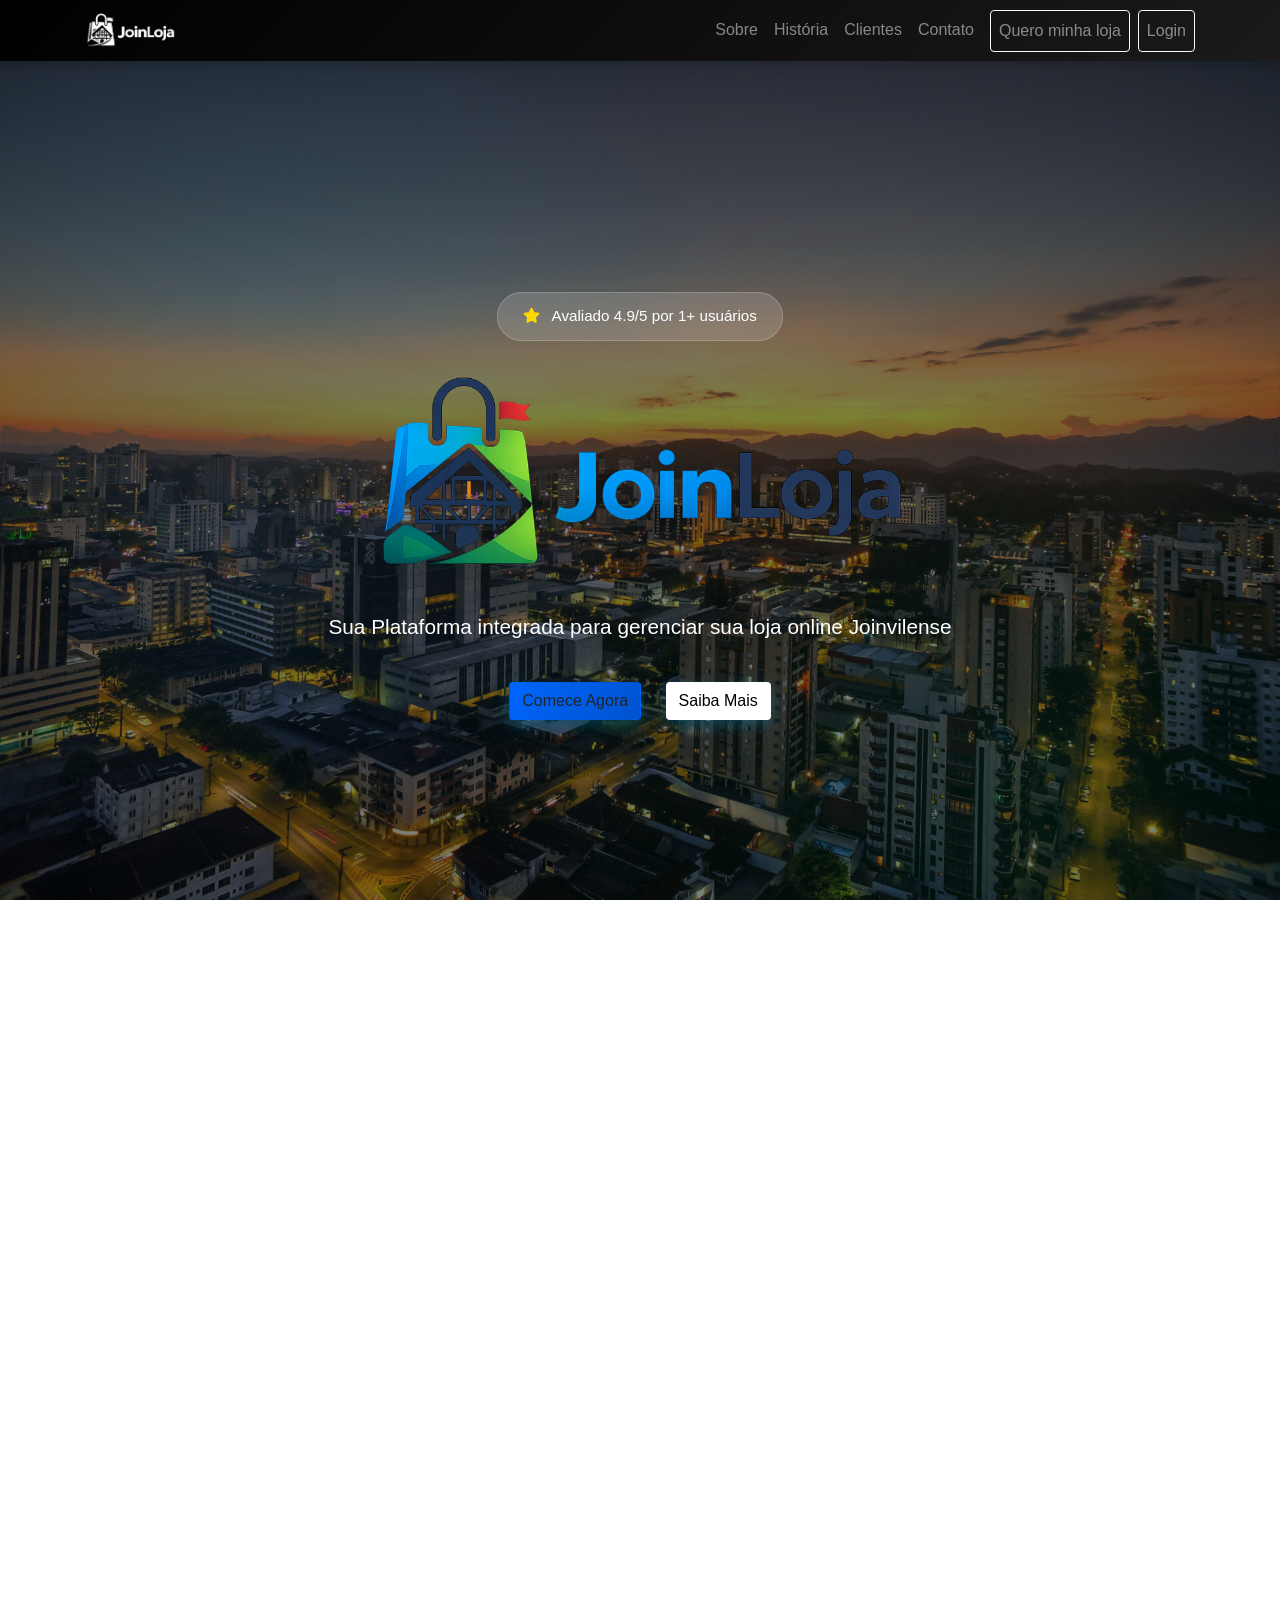
<file: index.html>
<!DOCTYPE html>
<html lang="pt-BR">

<head>
  <meta charset="UTF-8">
  <meta name="viewport" content="width=device-width, initial-scale=1.0">
  <link rel="stylesheet" href="css/landing.css">
  <title>JoinLoja - Plataforma de E-commerce Joinvilense</title>
  <link rel="shortcut icon" href="imgJoinLoja/FaviconJoinLoja.ico" type="image/x-icon">
  <link rel="stylesheet" href="https://cdn.jsdelivr.net/npm/bootstrap@4.6.2/dist/css/bootstrap.min.css">
  <link rel="stylesheet" href="https://cdnjs.cloudflare.com/ajax/libs/font-awesome/6.0.0/css/all.min.css">
</head>

<body>

  <!-- Navbar -->
  <nav class="navbar navbar-expand-lg navbar-dark navbar-custom sticky-top">
    <div class="container">
      <a class="navbar-brand" href="#home">
        <img src="./imgJoinLoja/LogoJoinLojaWhite.png" alt="JoinLoja">
        <span class="ml-2">JoinLoja</span>
      </a>
      <button class="navbar-toggler" type="button" data-toggle="collapse" data-target="#navbarNav">
        <span class="navbar-toggler-icon"></span>
      </button>
      <div class="collapse navbar-collapse" id="navbarNav">
        <ul class="navbar-nav ml-auto">
          <li class="nav-item">
            <a class="nav-link" href="#sobre">Sobre</a>
          </li>
          <li class="nav-item">
            <a class="nav-link" href="#historia">História</a>
          </li>
          <li class="nav-item">
            <a class="nav-link" href="#testimonials-section">Clientes</a>
          </li>
          <li class="nav-item">
            <a class="nav-link" href="#contato">Contato</a>
          </li>
          <li class="nav-item">
            <a class="nav-link btn btn-outline-light ml-2" href="solicitarLoja.html">Quero minha loja</a>
          </li>
          <li class="nav-item">
            <a class="nav-link btn btn-outline-light ml-2" href="login.html">Login</a>
          </li>
          
        </ul>
      </div>
    </div>
  </nav>

  <!-- Hero Section -->
  <section class="hero-section" id="home">
    <div class="hero-content">
      <div class="hero-badge">
        <span><i class="fas fa-star"></i> Avaliado 4.9/5 por 1+ usuários</span>
      </div>
      
      <img src="./imgJoinLoja/LogoJoinLoja.png" alt="JoinLoja" class="hero-logo">

      <p> Sua Plataforma integrada para gerenciar sua loja online Joinvilense</p>
      <a href="register.html" class="btn btn-hero">Comece Agora</a>
      <a href="#sobre" class="btn btn-hero" style="background: white; color: #000;">Saiba Mais</a>
    </div>
  </section>

  <!-- Carousel -->
  <section class="carousel-section">
    <div class="container">
      <div id="carouselExemploControles" class="carousel slide" data-ride="carousel">
        <div class="carousel-inner">
          <div class="carousel-item active">
            <img src="./imgJoinLoja/BGponte.png" class="d-block w-100" alt="JoinLoja Marketplace">
            <div class="carousel-caption d-md-block">
              <h5>Marketplace Integrado</h5>
              <p>Alcance mais clientes e aumente suas vendas</p>
            </div>
          </div>
          <div class="carousel-item">
            <img src="./imgJoinLoja/BGgestao.png" class="d-block w-100" alt="Gestão Simplificada">
            <div class="carousel-caption d-md-block">
              <h5>Gestão Simplificada</h5>
              <p>Controle seus pedidos, estoque e clientes em um único lugar</p>
            </div>
          </div>
          <div class="carousel-item">
            <img src="./imgJoinLoja/BGanalise.png" class="d-block w-100" alt="Análises e Relatórios">
            <div class="carousel-caption d-md-block">
              <h5>Análises e Relatórios</h5>
              <p>Tome decisões informadas com dados em tempo real</p>
            </div>
          </div>
        </div>
        <a class="carousel-control-prev" href="#carouselExemploControles" role="button" data-slide="prev">
          <span class="carousel-control-prev-icon"></span>
        </a>
        <a class="carousel-control-next" href="#carouselExemploControles" role="button" data-slide="next">
          <span class="carousel-control-next-icon"></span>
        </a>
      </div>
    </div>
  </section>

  <!-- Estatísticas -->
   <section class="stats-section">
    <div class="container">
      <div class="row text-center">
        <div class="col-md-3 col-sm-6 mb-4">
          <div class="stat-box">
            <h2 class="stat-number">10K+</h2>
            <p class="stat-label">Lojistas Ativos</p>
          </div>
        </div>
        <div class="col-md-3 col-sm-6 mb-4">
          <div class="stat-box">
            <h2 class="stat-number">500M+</h2>
            <p class="stat-label">Vendas Processadas</p>
          </div>
        </div>
        <div class="col-md-3 col-sm-6 mb-4">
          <div class="stat-box">
            <h2 class="stat-number">99.9%</h2>
            <p class="stat-label">Uptime</p>
          </div>
        </div>
        <div class="col-md-3 col-sm-6 mb-4">
          <div class="stat-box">
            <h2 class="stat-number">24/7</h2>
            <p class="stat-label">Suporte</p>
          </div>
        </div>
      </div>
    </div>
  </section>

  <!-- Sobre a Empresa -->
  <section class="about-section" id="sobre">
    <div class="container">
      <h2>Sobre a JoinLoja</h2>
      <p><strong>JoinLoja:</strong> A Ponte Entre o Comércio Local e o Futuro Digital de Joinville <br><br>
Joinville é uma cidade pulsante, inovadora e repleta de talentos empreendedores. No entanto, percebemos um desafio latente: muitos dos nossos melhores negócios locais, que dão identidade à nossa cidade, ainda não têm uma voz ativa no mundo digital. Faltava uma solução que unisse a força do comércio local à conveniência da internet.
<br><br>
<strong>Foi assim que nasceu a JoinLoja.</strong>
<br><br>
Não somos apenas uma plataforma de e-commerce; somos o parceiro estratégico do empreendedor joinvilense. Nascemos com o propósito claro de democratizar o acesso ao varejo online, provando que ter uma loja virtual profissional não precisa ser complexo ou caro.
<br><br>
<strong>Nossa Missão:</strong> Fortalecer Quem Faz Joinville Girar
<br><br>
Acreditamos piamente que o coração da economia de Joinville bate nos negócios locais. Independentemente do seu tamanho — seja você um pequeno artesão começando em casa, uma média empresa em expansão ou um grande varejista consolidado — a JoinLoja é a sua casa digital.
<br><br>
Nossa missão é fornecer as ferramentas necessárias para que você possa expandir seus horizontes, alcançar novos clientes na nossa região e gerenciar suas vendas online com a mesma facilidade que gerencia seu balcão físico.</p>

      <div class="row mt-5">
        <div class="col-md-6">
          <div class="feature-card">
            <h4><i class="fas fa-chart-line"></i> Crescimento de Vendas</h4>
            <p>Ferramentas poderosas para expandir seu alcance e aumentar a receita em até 300%.</p>
          </div>
          <div class="feature-card">
            <h4><i class="fas fa-lock"></i> Segurança Garantida</h4>
            <p>Transações seguras com certificação de segurança de dados de nível empresarial.</p>
          </div>
        </div>
        <div class="col-md-6">
          <div class="feature-card">
            <h4><i class="fas fa-mobile-alt"></i> Acesso Mobile</h4>
            <p>Gerencie sua loja de qualquer lugar, a qualquer hora, em qualquer dispositivo.</p>
          </div>
          <div class="feature-card">
            <h4><i class="fas fa-headset"></i> Suporte 24/7</h4>
            <p>Equipe dedicada pronta para ajudar você sempre que precisar.</p>
          </div>
        </div>
      </div>
    </div>
  </section>

  <!-- CTA Solicitar Loja -->
  <section class="cta-section">
    <div class="container">
      <div class="cta-box text-center">
        <h3>Ainda não tem sua loja online?</h3>
        <p>Abra sua loja personalizada hoje mesmo com a ajuda da JoinLoja.</p>
        <a href="solicitarLoja.html" class="btn btn-hero">Solicitar minha loja</a>
      </div>
    </div>
  </section>

  <!-- Depoimentos -->
  <section class="testimonials-section">
    <div class="container">
      <h2 class="text-center mb-5">O Que Nossos Clientes Dizem</h2>
      <div class="row">
        <div class="col-md-4 mb-4">
          <div class="testimonial-card">
            <div class="stars">
              <i class="fas fa-star"></i>
              <i class="fas fa-star"></i>
              <i class="fas fa-star"></i>
              <i class="fas fa-star"></i>
              <i class="fas fa-star"></i>
            </div>
            <p class="testimonial-text">"JoinLoja transformou meu negócio! Em 3 meses triplicamos nossas vendas."</p>
            <div class="testimonial-author">
              <strong>Maria Silva</strong>
              <small>Proprietária - Loja de Moda</small>
            </div>
          </div>
        </div>
        <div class="col-md-4 mb-4">
          <div class="testimonial-card">
            <div class="stars">
              <i class="fas fa-star"></i>
              <i class="fas fa-star"></i>
              <i class="fas fa-star"></i>
              <i class="fas fa-star"></i>
              <i class="fas fa-star"></i>
            </div>
            <p class="testimonial-text">"A plataforma é intuitiva e o suporte é excelente. Recomendo!"</p>
            <div class="testimonial-author">
              <strong>João Santos</strong>
              <small>Gerente - Loja de Eletrônicos</small>
            </div>
          </div>
        </div>
        <div class="col-md-4 mb-4">
          <div class="testimonial-card">
            <div class="stars">
              <i class="fas fa-star"></i>
              <i class="fas fa-star"></i>
              <i class="fas fa-star"></i>
              <i class="fas fa-star"></i>
              <i class="fas fa-star"></i>
            </div>
            <p class="testimonial-text">"Melhor investimento que fiz! A automação economizou horas do meu tempo."</p>
            <div class="testimonial-author">
              <strong>Ana Costa</strong>
              <small>Empreendedora - Loja Online</small>
            </div>
          </div>
        </div>
      </div>
    </div>
  </section>

  <!-- FAQ -->
  <!-- <section class="history-section" id="historia">
    <div class="container">
      <h2>Nossa História</h2>

      <div class="timeline">
        <div class="timeline-item">
          <div class="timeline-marker">2020</div>
          <div class="timeline-content">
            <h4>Fundação</h4>
            <p>JoinLoja foi fundada com a missão de revolucionar o e-commerce no Brasil.</p>
          </div>
        </div>

        <div class="timeline-item">
          <div class="timeline-marker">2021</div>
          <div class="timeline-content">
            <h4>Primeiro 1000 Lojistas</h4>
            <p>Atingimos a marca de 1000 lojistas cadastrados em nossa plataforma.</p>
          </div>
        </div>

        <div class="timeline-item">
          <div class="timeline-marker">2022</div>
          <div class="timeline-content">
            <h4>Expansão para América Latina</h4>
            <p>Levamos a JoinLoja para Mexico, Argentina e Chile.</p>
          </div>
        </div>

        <div class="timeline-item">
          <div class="timeline-marker">2023</div>
          <div class="timeline-content">
            <h4>Inovações Tecnológicas</h4>
            <p>Lançamos integrações com IA para recomendações de produtos.</p>
          </div>
        </div>

        <div class="timeline-item">
          <div class="timeline-marker">2024</div>
          <div class="timeline-content">
            <h4>100 Milhões em Vendas</h4>
            <p>Atingimos a marca de 100 milhões em volume de vendas processadas.</p>
          </div>
        </div>

        <div class="timeline-item">
          <div class="timeline-marker">2025</div>
          <div class="timeline-content">
            <h4>Presente</h4>
            <p>Continuamos inovando para oferecer a melhor experiência aos nossos clientes.</p>
          </div>
        </div>
      </div>
    </div>
  </section> -->

  <!-- Clientes -->
  <section class="clients-section" id="clientes">
    <div class="container">
      <h2>Nossos Clientes</h2>

      <div class="row">
        <div class="col-md-3 col-sm-6">
          <div class="client-logo">
            <img src="./img/ZtechEscrita.png" alt="Cliente 1">
          </div>
        </div>
        <div class="col-md-3 col-sm-6">
          <div class="client-logo">
            <img src="./imgJoinLoja/LogoJoinLoja.png" alt="Cliente 2">
          </div>
        </div>
        <div class="col-md-3 col-sm-6">
          <div class="client-logo">
            <img src="./imgJoinLoja/LogoJoinLoja.png" alt="Cliente 3">
          </div>
        </div>
        <div class="col-md-3 col-sm-6">
          <div class="client-logo">
            <img src="./imgJoinLoja/LogoJoinLoja.png" alt="Cliente 4">
          </div>
        </div>
        <div class="col-md-3 col-sm-6">
          <div class="client-logo">
            <img src="./imgJoinLoja/logoJoinLojaBlack.png" alt="Cliente 5">
          </div>
        </div>
        <div class="col-md-3 col-sm-6">
          <div class="client-logo">
            <img src="./imgJoinLoja/logoJoinLojaBlack.png" alt="Cliente 6">
          </div>
        </div>
        <div class="col-md-3 col-sm-6">
          <div class="client-logo">
            <img src="./imgJoinLoja/logoJoinLojaBlack.png" alt="Cliente 7">
          </div>
        </div>
        <div class="col-md-3 col-sm-6">
          <div class="client-logo">
            <img src="./imgJoinLoja/logoJoinLojaBlack.png" alt="Cliente 8">
          </div>
        </div>
      </div>
    </div>
  </section>

  <!-- FAQ -->
  <section class="faq-section">
    <div class="container">
      <h2 class="text-center mb-5">Perguntas Frequentes</h2>
      <div class="row">
        <div class="col-md-8 offset-md-2">
          <div class="accordion" id="faqAccordion">
            <div class="card faq-card">
              <div class="card-header" id="headingOne">
                <h2 class="mb-0">
                  <button class="btn btn-link" type="button" data-toggle="collapse" data-target="#collapseOne">
                    <i class="fas fa-chevron-down"></i> Como começo a usar a JoinLoja?
                  </button>
                </h2>
              </div>
              <div id="collapseOne" class="collapse" data-parent="#faqAccordion">
                <div class="card-body">
                  Basta se registrar, criar sua loja e começar a adicionar produtos. Nosso sistema é intuitivo e você estará pronto em minutos!
                </div>
              </div>
            </div>
            <div class="card faq-card">
              <div class="card-header" id="headingTwo">
                <h2 class="mb-0">
                  <button class="btn btn-link" type="button" data-toggle="collapse" data-target="#collapseTwo">
                    <i class="fas fa-chevron-down"></i> Qual é o valor da plataforma?
                  </button>
                </h2>
              </div>
              <div id="collapseTwo" class="collapse" data-parent="#faqAccordion">
                <div class="card-body">
                  Oferecemos planos flexíveis a partir de R$ 99/mês, com recursos escaláveis conforme seu crescimento.
                </div>
              </div>
            </div>
            <div class="card faq-card">
              <div class="card-header" id="headingThree">
                <h2 class="mb-0">
                  <button class="btn btn-link" type="button" data-toggle="collapse" data-target="#collapseThree">
                    <i class="fas fa-chevron-down"></i> Vocês oferecem suporte em português?
                  </button>
                </h2>
              </div>
              <div id="collapseThree" class="collapse" data-parent="#faqAccordion">
                <div class="card-body">
                  Sim! Temos suporte 24/7 em português via chat, email e telefone. Estamos sempre aqui para ajudar!
                </div>
              </div>
            </div>
            <div class="card faq-card">
              <div class="card-header" id="headingFour">
                <h2 class="mb-0">
                  <button class="btn btn-link" type="button" data-toggle="collapse" data-target="#collapseFour">
                    <i class="fas fa-chevron-down"></i> Posso integrar minha loja atual?
                  </button>
                </h2>
              </div>
              <div id="collapseFour" class="collapse" data-parent="#faqAccordion">
                <div class="card-body">
                  Absolutamente! Oferecemos integração com as principais plataformas de e-commerce. Entre em contato para mais detalhes.
                </div>
              </div>
            </div>
          </div>
        </div>
      </div>
    </div>
  </section>

  <!-- Footer -->
  <footer class="footer" id="contato">
    <div class="container">
      <div class="row mb-5">
        <div class="col-md-12">
          <div class="newsletter-box">
            <h4>Fique Atualizado com as Novidades</h4>
            <p>Receba dicas e promoções exclusivas na sua caixa de email</p>
            <form class="newsletter-form">
              <input type="email" class="form-control" placeholder="Seu email">
              <button type="submit" class="btn btn-primary">Inscrever-se</button>
            </form>
          </div>
        </div>
      </div>

      <div class="row">
        <div class="col-md-4">
          <h5>JoinLoja</h5>
          <p>Sua plataforma de e-commerce integrada e confiável para vendas online.</p>
          <div class="social-icons">
            <a href="#"><i class="fab fa-facebook"></i></a>
            <a href="#"><i class="fab fa-twitter"></i></a>
            <a href="#"><i class="fab fa-instagram"></i></a>
            <a href="#"><i class="fab fa-linkedin"></i></a>
          </div>
        </div>

        <div class="col-md-2">
          <h5>Produto</h5>
          <a href="#">Características</a><br>
          <a href="#">Preços</a><br>
          <a href="#">Segurança</a><br>
          <a href="#">Blog</a>
        </div>

        <div class="col-md-2">
          <h5>Empresa</h5>
          <a href="#">Sobre</a><br>
          <a href="#">Contato</a><br>
          <a href="#">Carreiras</a><br>
          <a href="#">Imprensa</a>
        </div>

        <div class="col-md-4">
          <h5>Contato</h5>
          <p><i class="fas fa-phone"></i> (47) 9999-9999</p>
          <p><i class="fas fa-envelope"></i> joinloja@gmail.com</p>
          <p><i class="fas fa-map-marker-alt"></i> Joinville, SC - Brasil</p>
        </div>
      </div>

      <div class="footer-bottom">
        <p>&copy; 2026 JoinLoja. Todos os direitos reservados. | <a href="#" style="color: #999;">Privacidade</a> | <a href="#" style="color: #999;">Termos de Serviço</a></p>
      </div>
    </div>
  </footer>

  <!-- Scroll to Top Button -->
  <button id="scrollToTop" class="scroll-to-top">
    <i class="fas fa-arrow-up"></i>
  </button>

  <script src="https://cdn.jsdelivr.net/npm/jquery@3.5.1/dist/jquery.slim.min.js"></script>
  <script src="https://cdn.jsdelivr.net/npm/bootstrap@4.6.2/dist/js/bootstrap.bundle.min.js"></script>

  <script>
    // Smooth scroll
    document.querySelectorAll('a[href^="#"]').forEach(anchor => {

      // Ignora controles do carousel
      if (
        anchor.classList.contains('carousel-control-prev') ||
        anchor.classList.contains('carousel-control-next')
      ) {
        return;
      }

      anchor.addEventListener('click', function (e) {
        e.preventDefault();

        const target = document.querySelector(this.getAttribute('href'));

        if (target) {
          target.scrollIntoView({
            behavior: 'smooth'
          });
        }
      });
    });

    // Navbar scroll effect
    const navbar = document.querySelector('.navbar-custom');
    window.addEventListener('scroll', () => {
      if (window.pageYOffset > 50) {
        navbar.classList.add('scrolled');
      } else {
        navbar.classList.remove('scrolled');
      }
    });

    // Scroll to Top Button
    const scrollToTopBtn = document.getElementById('scrollToTop');
    
    window.addEventListener('scroll', () => {
      if (window.pageYOffset > 300) {
        scrollToTopBtn.classList.add('show');
      } else {
        scrollToTopBtn.classList.remove('show');
      }
    });

    scrollToTopBtn.addEventListener('click', () => {
      window.scrollTo({
        top: 0,
        behavior: 'smooth'
      });
    });
  </script>

</body>

</html>
</file>
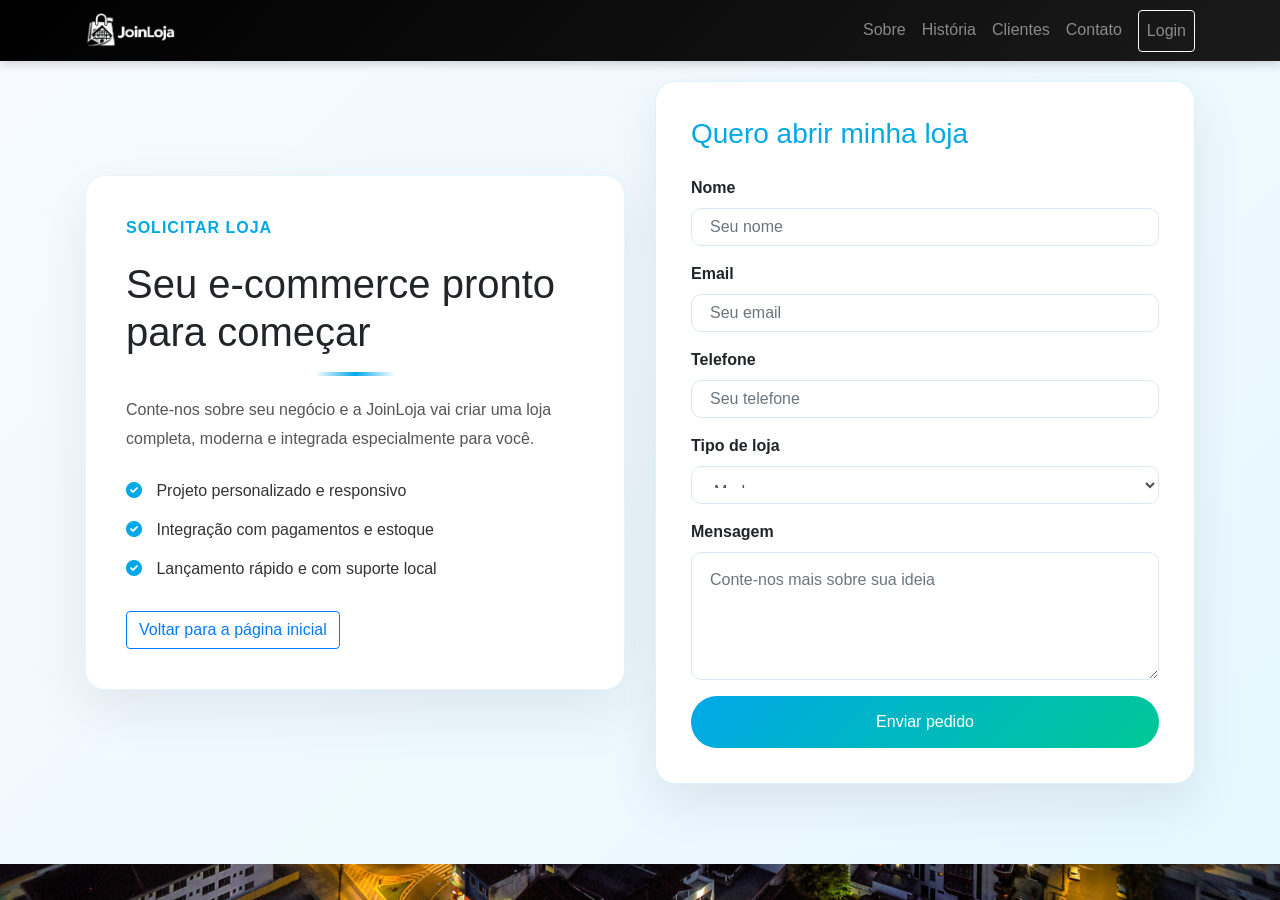
<file: solicitarLoja.html>
<!DOCTYPE html>
<html lang="pt-BR">

<head>
  <meta charset="UTF-8">
  <meta name="viewport" content="width=device-width, initial-scale=1.0">
  <link rel="stylesheet" href="css/landing.css">
  <link rel="stylesheet" href="css/solicitarLoja.css">
  <title>Solicitar Loja | JoinLoja</title>
  <link rel="shortcut icon" href="imgJoinLoja/FaviconJoinLoja.ico" type="image/x-icon">
  <link rel="stylesheet" href="https://cdn.jsdelivr.net/npm/bootstrap@4.6.2/dist/css/bootstrap.min.css">
  <link rel="stylesheet" href="https://cdnjs.cloudflare.com/ajax/libs/font-awesome/6.0.0/css/all.min.css">
</head>

<body>

  <nav class="navbar navbar-expand-lg navbar-dark navbar-custom sticky-top">
    <div class="container">
      <a class="navbar-brand" href="index.html">
        <img src="./imgJoinLoja/LogoJoinLojaWhite.png" alt="JoinLoja">
        <span class="ml-2">JoinLoja</span>
      </a>
      <button class="navbar-toggler" type="button" data-toggle="collapse" data-target="#navbarNav">
        <span class="navbar-toggler-icon"></span>
      </button>
      <div class="collapse navbar-collapse" id="navbarNav">
        <ul class="navbar-nav ml-auto">
          <li class="nav-item">
            <a class="nav-link" href="index.html#sobre">Sobre</a>
          </li>
          <li class="nav-item">
            <a class="nav-link" href="index.html#historia">História</a>
          </li>
          <li class="nav-item">
            <a class="nav-link" href="index.html#clientes">Clientes</a>
          </li>
          <li class="nav-item">
            <a class="nav-link" href="index.html#contato">Contato</a>
          </li>
          <li class="nav-item">
            <a class="nav-link btn btn-outline-light ml-2" href="login.html">Login</a>
          </li>
        </ul>
      </div>
    </div>
  </nav>

  <section class="request-section">
    <div class="container">
      <div class="row align-items-center request-row">
        <div class="col-lg-6 mb-4 mb-lg-0">
          <div class="request-info">
            <span class="section-label">Solicitar Loja</span>
            <h2>Seu e-commerce pronto para começar</h2>
            <p>Conte-nos sobre seu negócio e a JoinLoja vai criar uma loja completa, moderna e integrada especialmente para você.</p>
            <ul class="request-benefits">
              <li><i class="fas fa-check-circle"></i> Projeto personalizado e responsivo</li>
              <li><i class="fas fa-check-circle"></i> Integração com pagamentos e estoque</li>
              <li><i class="fas fa-check-circle"></i> Lançamento rápido e com suporte local</li>
            </ul>
            <a href="index.html" class="btn btn-outline-primary btn-request">Voltar para a página inicial</a>
          </div>
        </div>
        <div class="col-lg-6">
          <div class="request-card">
            <h3>Quero abrir minha loja</h3>
            <form>
              <div class="form-group">
                <label>Nome</label>
                <input type="text" class="form-control" placeholder="Seu nome">
              </div>
              <div class="form-group">
                <label>Email</label>
                <input type="email" class="form-control" placeholder="Seu email">
              </div>
              <div class="form-group">
                <label>Telefone</label>
                <input type="tel" class="form-control" placeholder="Seu telefone">
              </div>
              <div class="form-group">
                <label>Tipo de loja</label>
                <select class="form-control">
                  <option>Moda</option>
                  <option>Eletrônicos</option>
                  <option>Alimentos</option>
                  <option>Outro</option>
                  <option>Beleza</option>
                  <option>Cosméticos</option>
                  <option>Perfumaria</option>
                  <option>Saúde</option>
                  <option>Farmácia</option>
                  <option>Suplementos</option>
                  <option>Fitness</option>
                  <option>Academia</option>
                  <option>Esportes</option>
                  <option>Roupas Femininas</option>
                  <option>Roupas Masculinas</option>
                  <option>Moda Infantil</option>
                  <option>Calçados</option>
                  <option>Bolsas</option>
                  <option>Acessórios</option>
                  <option>Joias</option>
                  <option>Bijuterias</option>
                  <option>Relógios</option>
                  <option>Óculos</option>
                  <option>Lingerie</option>
                  <option>Moda Praia</option>
                  <option>Streetwear</option>
                  <option>Pet Shop</option>
                  <option>Produtos para Pets</option>
                  <option>Casa e Decoração</option>
                  <option>Móveis</option>
                  <option>Iluminação</option>
                  <option>Cama, Mesa e Banho</option>
                  <option>Construção</option>
                  <option>Ferramentas</option>
                  <option>Jardinagem</option>
                  <option>Automotivo</option>
                  <option>Auto Peças</option>
                  <option>Motos</option>
                  <option>Bicicletas</option>
                  <option>Tecnologia</option>
                  <option>Informática</option>
                  <option>Games</option>
                  <option>Celulares</option>
                  <option>Smartphones</option>
                  <option>Computadores</option>
                  <option>Notebooks</option>
                  <option>Hardware</option>
                  <option>Software</option>
                  <option>Assistência Técnica</option>
                  <option>Eletrodomésticos</option>
                  <option>Eletroportáteis</option>
                  <option>Áudio e Vídeo</option>
                  <option>Fotografia</option>
                  <option>Câmeras</option>
                  <option>Drones</option>
                  <option>Livros</option>
                  <option>Papelaria</option>
                  <option>Material Escolar</option>
                  <option>Brinquedos</option>
                  <option>Jogos</option>
                  <option>Hobbies</option>
                  <option>Colecionáveis</option>
                  <option>Geek</option>
                  <option>Anime</option>
                  <option>Cultura Pop</option>
                  <option>Instrumentos Musicais</option>
                  <option>Música</option>
                  <option>Artesanato</option>
                  <option>Arte</option>
                  <option>Presentes</option>
                  <option>Personalizados</option>
                  <option>Produtos Digitais</option>
                  <option>Cursos Online</option>
                  <option>Marketing</option>
                  <option>Serviços</option>
                  <option>Delivery</option>
                  <option>Restaurante</option>
                  <option>Lanchonete</option>
                  <option>Pizzaria</option>
                  <option>Hamburgueria</option>
                  <option>Açaí</option>
                  <option>Doces</option>
                  <option>Confeitaria</option>
                  <option>Padaria</option>
                  <option>Cafeteria</option>
                  <option>Bebidas</option>
                  <option>Produtos Naturais</option>
                  <option>Orgânicos</option>
                  <option>Mercado</option>
                  <option>Atacado</option>
                  <option>Distribuidora</option>
                  <option>Importados</option>
                  <option>Moda Sustentável</option>
                  <option>Produtos Ecológicos</option>
                  <option>Energia Solar</option>
                  <option>Turismo</option>
                  <option>Viagens</option>
                  <option>Hotelaria</option>
                  <option>Eventos</option>
                  <option>Festas</option>
                  <option>Casamentos</option>
                  <option>Decoração de Festas</option>
                  <option>Bebês</option>
                  <option>Maternidade</option>
                  <option>Infantil</option>
                  <option>Educação</option>
                  <option>Idiomas</option>
                  <option>Consultoria</option>
                  <option>Finanças</option>
                  <option>Seguros</option>
                  <option>Imobiliária</option>
                  <option>Streaming</option>
                  <option>Streaming Gamer</option>
                  <option>Influencers</option>
                  <option>Produtos Artesanais</option>
                  <option>Produtos Regionais</option>
                  <option>Sex Shop</option>
                  <option>Tabacaria</option>
                  <option>Pesca</option>
                  <option>Camping</option>
                  <option>Sobrevivencialismo</option>
                  <option>Militar</option>
                  <option>Luxo</option>
                  <option>Produtos Premium</option>
                  <option>Outlet</option>
                  <option>Brechó</option>
                  <option>Antiguidades</option>
                  <option>Vinhos</option>
                  <option>Cervejas Artesanais</option>
                  <option>Chocolate</option>
                  <option>Sorvetes</option>
                  <option>Frutas</option>
                  <option>Hortifruti</option>
                  <option>Agronegócio</option>
                  <option>Máquinas</option>
                  <option>Equipamentos Industriais</option>
                  <option>Uniformes</option>
                  <option>EPIs</option>
                  <option>Segurança</option>
                  <option>Monitoramento</option>
                  <option>Internet</option>
                  <option>Hospedagem</option>
                  <option>Domínios</option>
                  <option>Design</option>
                  <option>Publicidade</option>
                  <option>Agência Digital</option>
                  <option>Outro (Descreva nas opções)</option>
                </select>
              </div>
              <div class="form-group">
                <label>Mensagem</label>
                <textarea class="form-control" rows="4" placeholder="Conte-nos mais sobre sua ideia"></textarea>
              </div>
              <button type="submit" class="btn btn-primary btn-block">Enviar pedido</button>
            </form>
          </div>
        </div>
      </div>
    </div>
  </section>

  <script src="https://cdn.jsdelivr.net/npm/jquery@3.5.1/dist/jquery.slim.min.js"></script>
  <script src="https://cdn.jsdelivr.net/npm/bootstrap@4.6.2/dist/js/bootstrap.bundle.min.js"></script>
</body>

</html>
</file>
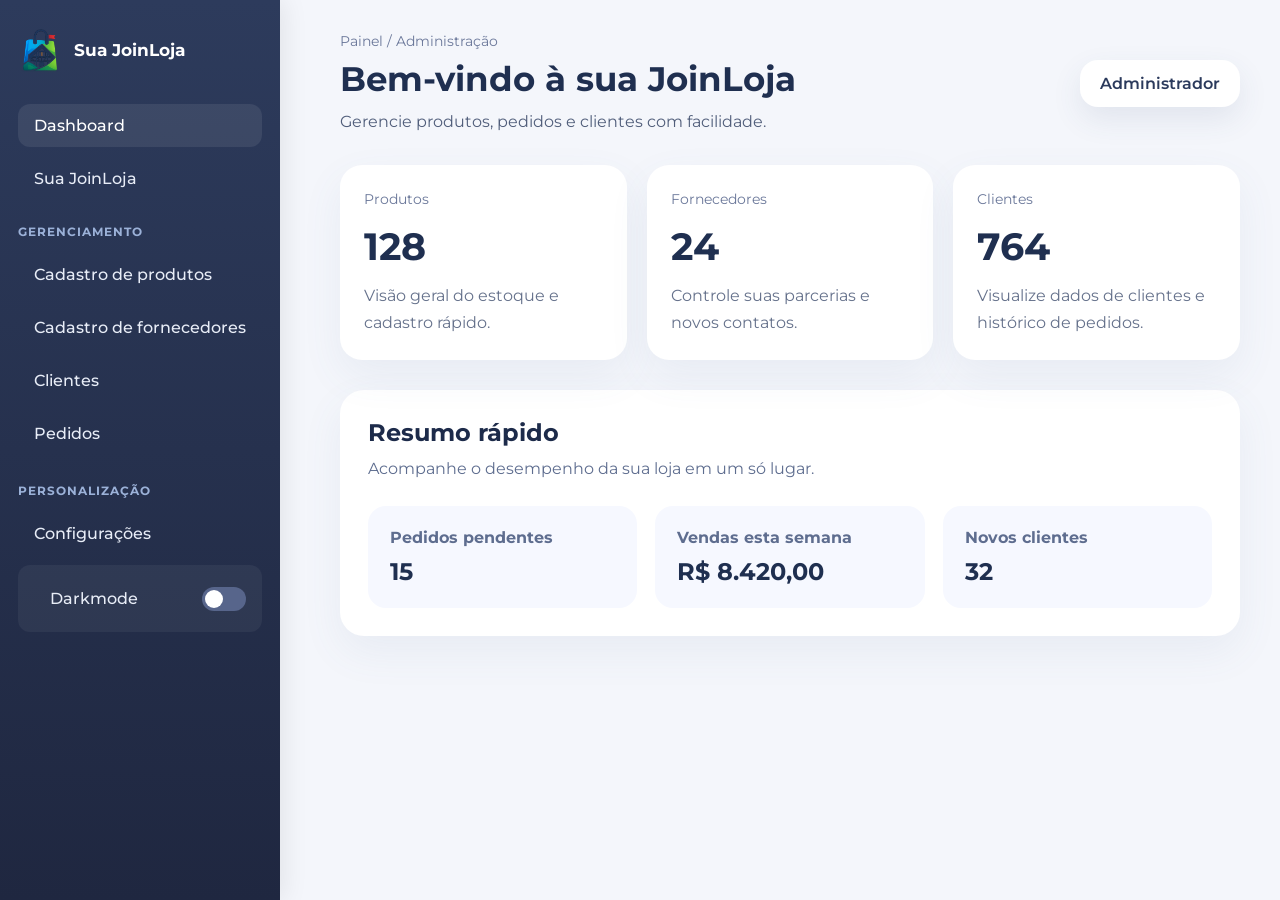
<file: adm/pagina.html>
﻿<!DOCTYPE html>
<html lang="pt-br">
<head>
    <meta charset="UTF-8">
    <meta name="viewport" content="width=device-width, initial-scale=1.0">
    <link rel="preconnect" href="https://fonts.googleapis.com">
    <link rel="preconnect" href="https://fonts.gstatic.com" crossorigin>
    <link href="https://fonts.googleapis.com/css2?family=Montserrat:ital,wght@0,100..900;1,100..900&display=swap" rel="stylesheet">
    <title>Sua JoinLoja - Página Inicial</title>
    <link rel="stylesheet" href="../adm/css/pagina.css">
    <link rel="shortcut icon" href="../imgJoinLoja/FaviconJoinLoja.ico" type="image/x-icon">
</head>
<body>
    <aside class="sidebar">
        <a href="#" class="brand">
            <img src="../imgJoinLoja/IconJoinLoja.png" alt="Logo JoinLoja" class="sidebar-icon">
            <span>Sua JoinLoja</span>
        </a>

        <nav>
            <ul class="sidebar-ul">
                <li><a href="#" class="active">Dashboard</a></li>
                <li><a href="#">Sua JoinLoja</a></li>
            </ul>

            <div class="menu-group">
                <h2 class="subtitulo-sidebar">Gerenciamento</h2>
                <ul class="sidebar-ul">
                    <li><a href="#">Cadastro de produtos</a></li>
                    <li><a href="#">Cadastro de fornecedores</a></li>
                    <li><a href="#">Clientes</a></li>
                    <li><a href="#">Pedidos</a></li>
                </ul>
            </div>

            <div class="menu-group">
                <h2 class="subtitulo-sidebar">Personalização</h2>
                <ul class="sidebar-ul">
                    <li><a href="#">Configurações</a></li>
                    <li class="toggle-row">
                        <span>Darkmode</span>
                        <label class="switch">
                            <input type="checkbox">
                            <span class="slider"></span>
                        </label>
                    </li>
                </ul>
            </div>
        </nav>
    </aside>

    <main class="content">
        <header class="topbar">
            <div>
                <p class="breadcrumb">Painel / Administração</p>
                <h1>Bem-vindo à sua JoinLoja</h1>
                <p class="subtitle">Gerencie produtos, pedidos e clientes com facilidade.</p>
            </div>
            <div class="user-card">
                <span>Administrador</span>
            </div>
        </header>

        <section class="cards">
            <article class="card">
                <span class="card-title">Produtos</span>
                <strong>128</strong>
                <p>Visão geral do estoque e cadastro rápido.</p>
            </article>
            <article class="card">
                <span class="card-title">Fornecedores</span>
                <strong>24</strong>
                <p>Controle suas parcerias e novos contatos.</p>
            </article>
            <article class="card">
                <span class="card-title">Clientes</span>
                <strong>764</strong>
                <p>Visualize dados de clientes e histórico de pedidos.</p>
            </article>
        </section>

        <section class="dashboard-panel">
            <div class="panel-header">
                <h2>Resumo rápido</h2>
                <p>Acompanhe o desempenho da sua loja em um só lugar.</p>
            </div>
            <div class="panel-content">
                <div class="panel-block">
                    <h3>Pedidos pendentes</h3>
                    <p>15</p>
                </div>
                <div class="panel-block">
                    <h3>Vendas esta semana</h3>
                    <p>R$ 8.420,00</p>
                </div>
                <div class="panel-block">
                    <h3>Novos clientes</h3>
                    <p>32</p>
                </div>
            </div>
        </section>
    </main>
</body>
</html>
</file>
<file: css/landing.css>
/* Navbar */
.navbar-custom {
  background: linear-gradient(135deg, #000 0%, #1a1a1a 100%);
  box-shadow: 0 2px 10px rgba(0, 0, 0, 0.2);
  transition: all 0.3s ease;
}

.navbar-custom.scrolled {
  box-shadow: 0 5px 25px rgba(0, 0, 0, 0.3);
}

.navbar-brand img {
  height: 35px;
  transition: transform 0.3s;
}

.navbar-brand img:hover {
  transform: scale(1.1);
}

.navbar-brand span {
  display: none;
}

.navbar .nav-link.btn-outline-light:hover {
  color: black !important;
}

/* HERO CORRIGIDO */
.hero-section {
  background: linear-gradient(rgba(0, 0, 0, 0.5), rgba(0, 0, 0, 0.5)),
              url('../imgJoinLoja/BGjoinville.jpg');
  background-size: cover; /* 🔥 CORREÇÃO */
  background-position: center;
  background-attachment: fixed;
  background-repeat: no-repeat;

  color: white;
  text-align: center;

  width: 100%;
  height: 100vh; /* 🔥 ocupa a tela toda */
  
  display: flex;
  align-items: center;
  justify-content: center;

  padding: 20px;
  position: relative;
  overflow: hidden;
}

.hero-section::before {
  content: '';
  position: absolute;
  top: 0;
  left: 0;
  right: 0;
  bottom: 0;
  background: radial-gradient(circle at 20% 50%, rgba(0, 168, 232, 0.1) 0%, transparent 50%),
              radial-gradient(circle at 80% 80%, rgba(0, 200, 150, 0.1) 0%, transparent 50%);
  pointer-events: none;
}

/* Conteúdo centralizado e limitado */
.hero-content {
  max-width: 800px;
  width: 100%;
  position: relative;
  z-index: 1;
}

/* Hero Badge */
.hero-badge {
  background: rgba(255, 255, 255, 0.15);
  padding: 12px 25px;
  border-radius: 50px;
  display: inline-block;
  margin-bottom: 30px;
  font-size: 0.95rem;
  backdrop-filter: blur(10px);
  border: 1px solid rgba(255, 255, 255, 0.2);
  animation: fadeInDown 1s ease-in-out;
}

.hero-badge i {
  color: #FFD700;
  margin-right: 8px;
}

/* Logo */
.hero-logo {
  height: 200px;
  width: auto;
  margin-bottom: 40px;
  animation: fadeInDown 1s ease-in-out;
}

/* Texto responsivo */
.hero-section h1 {
  font-size: clamp(2rem, 5vw, 3rem);
  font-weight: bold;
  margin-bottom: 20px;
  animation: fadeInDown 1s ease-in-out;
}

.hero-section p {
  font-size: clamp(1rem, 2.5vw, 1.3rem);
  margin-bottom: 30px;
  animation: fadeInUp 1s ease-in-out;
}

/* CTA Solicitar Loja */
.cta-section {
  padding: 60px 0;
  background: #f2f9ff;
}

.cta-box {
  background: white;
  padding: 40px;
  border-radius: 20px;
  border: 1px solid rgba(0, 168, 232, 0.2);
  box-shadow: 0 20px 50px rgba(0, 0, 0, 0.08);
}

.cta-box h3 {
  margin-bottom: 15px;
  color: #0077b8;
}

.cta-box p {
  color: #555;
  margin-bottom: 25px;
}

/* Botões */
.btn-hero {
  background: linear-gradient(135deg, #0066ff 0%, #0052cc 100%);
  color: white;
  padding: 12px 40px;
  font-size: 1.1rem;
  border: none;
  border-radius: 50px;
  transition: all 0.3s;
  margin: 10px;
  box-shadow: 0 5px 15px rgba(0, 168, 232, 0.3);
}

.btn-hero:hover {
  background: linear-gradient(135deg, #0088C8 0%, #006FA8 100%);
  transform: translateY(-3px);
  box-shadow: 0 10px 25px rgba(0, 168, 232, 0.4);
  color: white;
  text-decoration: none;
}

/* Carousel */
.carousel-section {
  padding: 60px 0;
  background: #f8f9fa;
}

.carousel-inner img {
  height: 400px;
  object-fit: cover;
  border-radius: 10px;
  transition: all 0.3s ease;
}

.carousel-inner img:hover {
  transform: scale(1.02);
  filter: brightness(1.1);
}

.carousel-caption {
  background: rgba(0, 0, 0, 0.7);
  border-radius: 10px;
  animation: slideInUp 0.5s ease;
}

/* Sobre */
.about-section {
  padding: 80px 0;
  background: white;
}

.about-section h2 {
  font-size: 2.5rem;
  font-weight: bold;
  color: #000;
  margin-bottom: 30px;
  position: relative;
  padding-bottom: 20px;
}

.about-section h2:after {
  content: '';
  position: absolute;
  bottom: 0;
  left: 0;
  width: 60px;
  height: 4px;
  background: linear-gradient(135deg, #0066ff 0%, #0052cc 100%);
}

.about-section p {
  font-size: 1.1rem;
  color: #555;
  line-height: 1.8;
}

.feature-card {
  padding: 30px;
  background: #f8f9fa;
  border-radius: 10px;
  margin: 15px 0;
  transition: all 0.3s;
  border-left: 4px solid #0066ff;
}

.feature-card:hover {
  transform: translateY(-10px);
  box-shadow: 0 15px 40px rgba(0, 168, 232, 0.15);
  background: white;
  border-left-color: #00C896;
}

.feature-card h4 {
  color: #00A8E8;
  margin-bottom: 15px;
  transition: all 0.3s ease;
}

.feature-card:hover h4 {
  color: #00C896;
}

.feature-card i {
  font-size: 2rem;
  margin-right: 10px;
}

/* História */
.history-section {
  padding: 80px 0;
  background: linear-gradient(135deg, #f8f9fa 0%, #e9ecef 100%);
}

/* Clientes */
.clients-section {
  padding: 80px 0;
  background: white;
}

/* Footer */
.footer {
  background: linear-gradient(135deg, #000 0%, #1a1a1a 100%);
  color: white;
  padding: 60px 0 20px;
  margin-top: 80px;
}

.footer h5 {
  font-weight: bold;
  margin-bottom: 20px;
  position: relative;
  padding-bottom: 10px;
}

.footer h5:after {
  content: '';
  position: absolute;
  bottom: 0;
  left: 0;
  width: 40px;
  height: 2px;
  background: linear-gradient(90deg, #00A8E8, #00C896);
}

.footer a {
  color: #ccc;
  transition: all 0.3s ease;
}

.footer a:hover {
  color: #00A8E8;
  text-decoration: underline;
}

.social-icons {
  display: flex;
  gap: 15px;
}

.social-icons a {
  width: 40px;
  height: 40px;
  background: rgba(0, 168, 232, 0.1);
  border-radius: 50%;
  display: flex;
  align-items: center;
  justify-content: center;
  font-size: 1.2rem;
  transition: all 0.3s ease;
  border: 1px solid rgba(0, 168, 232, 0.3);
}

.social-icons a:hover {
  background: rgba(0, 168, 232, 0.3);
  border-color: #00A8E8;
  transform: translateY(-3px);
}

.footer-bottom {
  border-top: 1px solid rgba(255, 255, 255, 0.1);
  padding-top: 20px;
  margin-top: 30px;
  text-align: center;
}

.footer-bottom a {
  color: #999;
}

/* Animações */
@keyframes fadeInDown {
  from {
    opacity: 0;
    transform: translateY(-30px);
  }
  to {
    opacity: 1;
    transform: translateY(0);
  }
}

@keyframes fadeInUp {
  from {
    opacity: 0;
    transform: translateY(30px);
  }
  to {
    opacity: 1;
    transform: translateY(0);
  }
}

/* Responsivo */
@media (max-width: 768px) {
  .hero-section {
    background-attachment: scroll;
    min-height: 500px;
  }

  .hero-logo {
    height: 120px;
  }

  .carousel-inner img {
    height: 250px;
  }
}

/* Override scroll for index page */
html, body {
  overflow: auto;
  height: 100%;
  margin: 0;
}

/* Global styles */
body {
  background-image: url('../imgJoinLoja/BGjoinville.jpg');
  background-size: cover;
  background-repeat: no-repeat;
  background-position: center;
}

a {
  color: #000;
  text-decoration: none;
}

/* Melhorias Gerais */
section {
  scroll-behavior: smooth;
}

h2 {
  position: relative;
  padding-bottom: 20px;
}

h2:after {
  content: '';
  position: absolute;
  bottom: 0;
  left: 50%;
  transform: translateX(-50%);
  width: 80px;
  height: 4px;
  background: linear-gradient(90deg, transparent, #00A8E8, transparent);
}

/* Timeline styles */
.timeline {
  position: relative;
  padding: 40px 0;
}

.timeline::before {
  content: '';
  position: absolute;
  left: 50%;
  transform: translateX(-50%);
  top: 0;
  bottom: 0;
  width: 3px;
  background: linear-gradient(180deg, #0066ff 0%, #0052cc 100%);
}

.timeline-item {
  margin-bottom: 50px;
  position: relative;
}

.timeline-item:nth-child(odd) {
  margin-left: 0;
}

.timeline-item:nth-child(odd) .timeline-content {
  margin-left: 0;
  margin-right: auto;
  width: 45%;
  text-align: right;
  padding-right: 60px;
}

.timeline-item:nth-child(even) {
  margin-left: auto;
}

.timeline-item:nth-child(even) .timeline-content {
  margin-left: auto;
  margin-right: 0;
  width: 45%;
  text-align: left;
  padding-left: 60px;
}

.timeline-marker {
  position: absolute;
  left: 50%;
  transform: translateX(-50%);
  top: 0;
  width: 50px;
  height: 50px;
  background: white;
  border: 4px solid #0066ff;
  border-radius: 50%;
  display: flex;
  align-items: center;
  justify-content: center;
  font-weight: bold;
  color: #0066ff;
  font-size: 0.8rem;
  box-shadow: 0 0 0 4px #f8f9fa, 0 2px 8px rgba(0, 102, 255, 0.3);
  z-index: 2;
}

.timeline-content {
  background: white;
  padding: 25px;
  border-radius: 10px;
  box-shadow: 0 4px 15px rgba(0, 0, 0, 0.1);
  border-left: 4px solid #0066ff;
  transition: all 0.3s ease;
}

.timeline-item:nth-child(even) .timeline-content {
  border-left: none;
  border-right: 4px solid #0066ff;
}

.timeline-content:hover {
  transform: scale(1.05);
  box-shadow: 0 6px 20px rgba(0, 102, 255, 0.15);
}

.timeline-content h4 {
  margin-top: 0;
  font-size: 1.2rem;
  color: #000;
  margin-bottom: 10px;
}

.timeline-content p {
  margin-bottom: 0;
  color: #555;
  line-height: 1.6;
}

/* Clients styles */
.client-logo {
  text-align: center;
  margin-bottom: 20px;
}

.client-logo img {
  width: 100%;
  max-width: 150px;
  height: auto;
  border-radius: 10px;
  transition: all 0.3s ease;
  filter: grayscale(100%);
  opacity: 0.7;
}

.client-logo img:hover {
  transform: scale(1.1);
  filter: grayscale(0%);
  opacity: 1;
}

.history-section h2 , .clients-section h2 {
  text-align: center;
  margin-bottom: 50px;
}

/* Estatísticas Section */
.stats-section {
  padding: 80px 0;
  background: linear-gradient(135deg, #00A8E8 0%, #00C896 100%);
  color: white;
}

.stat-box {
  padding: 40px 20px;
  background: rgba(255, 255, 255, 0.1);
  border-radius: 15px;
  backdrop-filter: blur(10px);
  transition: all 0.3s ease;
  border: 1px solid rgba(255, 255, 255, 0.2);
}

.stat-box:hover {
  transform: translateY(-10px);
  background: rgba(255, 255, 255, 0.2);
  box-shadow: 0 15px 40px rgba(0, 0, 0, 0.2);
}

.stat-number {
  font-size: 3rem;
  font-weight: bold;
  margin-bottom: 10px;
  animation: pulse 2s infinite;
}

.stat-label {
  font-size: 1.1rem;
  margin-bottom: 0;
  opacity: 0.9;
}

/* Testimonials Section */
.testimonials-section {
  padding: 80px 0;
  background: #f8f9fa;
}

.testimonial-card {
  background: white;
  padding: 30px;
  border-radius: 15px;
  box-shadow: 0 4px 20px rgba(0, 0, 0, 0.1);
  transition: all 0.3s ease;
  height: 100%;
  border-top: 4px solid #00A8E8;
}

.testimonial-card:hover {
  transform: translateY(-10px);
  box-shadow: 0 10px 40px rgba(0, 168, 232, 0.2);
}

.stars {
  color: #FFC107;
  font-size: 1.2rem;
  margin-bottom: 15px;
}

.testimonial-text {
  font-size: 1rem;
  color: #555;
  line-height: 1.8;
  margin-bottom: 20px;
  font-style: italic;
}

.testimonial-author {
  padding-top: 15px;
  border-top: 1px solid #eee;
}

.testimonial-author strong {
  display: block;
  color: #00A8E8;
  margin-bottom: 3px;
}

.testimonial-author small {
  color: #999;
}

/* FAQ Section */
.faq-section {
  padding: 80px 0;
  background: white;
}

.faq-card {
  margin-bottom: 15px;
  border: 1px solid #e0e0e0;
  border-radius: 10px;
  transition: all 0.3s ease;
}

.faq-card:hover {
  box-shadow: 0 4px 15px rgba(0, 168, 232, 0.1);
}

.faq-card .card-header {
  background: transparent;
  padding: 0;
  border: none;
}

.faq-card .card-header .btn {
  color: #333;
  text-decoration: none;
  display: flex;
  align-items: center;
  font-weight: 600;
  padding: 20px;
  width: 100%;
  text-align: left;
  transition: all 0.3s ease;
}

.faq-card .card-header .btn:hover {
  color: #00A8E8;
}

.faq-card .card-header .btn i {
  margin-right: 10px;
  transition: transform 0.3s ease;
}

.faq-card .card-header .btn[aria-expanded="true"] i {
  transform: rotate(180deg);
}

.faq-card .card-body {
  padding: 20px;
  color: #666;
  line-height: 1.8;
}

/* Newsletter Section */
.newsletter-box {
  background: linear-gradient(135deg, #00A8E8 0%, #00C896 100%);
  padding: 40px;
  border-radius: 15px;
  text-align: center;
  color: white;
  margin-bottom: 40px;
}

.newsletter-box h4 {
  font-size: 1.8rem;
  margin-bottom: 10px;
}

.newsletter-form {
  display: flex;
  gap: 10px;
  margin-top: 20px;
  max-width: 500px;
  margin-left: auto;
  margin-right: auto;
}

.newsletter-form input {
  flex: 1;
  padding: 12px 20px;
  border: none;
  border-radius: 5px;
}

.newsletter-form button {
  background: white;
  color: #00A8E8;
  border: none;
  padding: 12px 30px;
  border-radius: 5px;
  font-weight: 600;
  cursor: pointer;
  transition: all 0.3s ease;
}

.newsletter-form button:hover {
  background: #f0f0f0;
  transform: translateY(-2px);
}

/* Animações */
@keyframes pulse {
  0%, 100% {
    opacity: 1;
  }
  50% {
    opacity: 0.8;
  }
}

@keyframes slideInUp {
  from {
    opacity: 0;
    transform: translateY(30px);
  }
  to {
    opacity: 1;
    transform: translateY(0);
  }
}

/* Responsivo Extras */
@media (max-width: 768px) {
  .stat-number {
    font-size: 2rem;
  }

  .newsletter-form {
    flex-direction: column;
  }

  .newsletter-form button {
    width: 100%;
  }

  .testimonial-card {
    margin-bottom: 20px;
  }

  .faq-card .card-header .btn {
    font-size: 0.95rem;
  }
}

/* Scroll to Top Button */
.scroll-to-top {
  position: fixed;
  bottom: 30px;
  right: 30px;
  width: 50px;
  height: 50px;
  background: linear-gradient(135deg, #00A8E8 0%, #00C896 100%);
  color: white;
  border: none;
  border-radius: 50%;
  cursor: pointer;
  display: none;
  align-items: center;
  justify-content: center;
  font-size: 1.5rem;
  box-shadow: 0 5px 20px rgba(0, 168, 232, 0.3);
  transition: all 0.3s ease;
  z-index: 999;
}

.scroll-to-top.show {
  display: flex;
}

.scroll-to-top:hover {
  transform: translateY(-5px);
  box-shadow: 0 8px 30px rgba(0, 168, 232, 0.4);
  background: linear-gradient(135deg, #00C896 0%, #00A8E8 100%);
}
</file>
<file: css/solicitarLoja.css>
/* Solicitação de Loja */
.request-section {
  padding: 20px 0 80px 0;
  background: linear-gradient(135deg, #f7fbff 0%, #e6f7ff 100%);
}

.request-row {
  align-items: stretch;
}

.request-info {
  background: white;
  padding: 40px;
  border-radius: 20px;
  box-shadow: 0 20px 60px rgba(0, 0, 0, 0.08);
  border: 1px solid rgba(0, 168, 232, 0.1);
}

.section-label {
  display: inline-block;
  margin-bottom: 20px;
  color: #00A8E8;
  font-weight: 700;
  text-transform: uppercase;
  letter-spacing: 1px;
}

.request-info h2 {
  font-size: 2.5rem;
  margin-bottom: 20px;
}

.request-info p {
  color: #555;
  line-height: 1.8;
  margin-bottom: 25px;
}

.request-benefits {
  list-style: none;
  padding: 0;
  margin: 0 0 30px 0;
}

.request-benefits li {
  font-size: 1rem;
  margin-bottom: 15px;
  color: #333;
}

.request-benefits li i {
  color: #00A8E8;
  margin-right: 10px;
}

.btn-request {
  border-width: 2px;
  padding: 12px 35px;
}

.request-card {
  background: #fff;
  padding: 35px;
  border-radius: 20px;
  border: 1px solid rgba(0, 168, 232, 0.15);
  box-shadow: 0 20px 50px rgba(0, 0, 0, 0.08);
}

.request-card h3 {
  margin-bottom: 25px;
  color: #00A8E8;
}

.request-card .form-group label {
  font-weight: 600;
}

.request-card .form-control {
  border-radius: 10px;
  border: 1px solid #d8eaf4;
  padding: 15px 18px;
}

.request-card .btn-primary {
  background: linear-gradient(135deg, #00A8E8 0%, #00C896 100%);
  border: none;
  padding: 14px;
  border-radius: 50px;
}

.request-card .btn-primary:hover {
  background: linear-gradient(135deg, #00C896 0%, #00A8E8 100%);
}

@media (max-width: 992px) {
  .request-info,
  .request-card {
    border-radius: 15px;
  }
}

@media (max-width: 768px) {
  .request-card,
  .request-info {
    padding: 25px;
  }

  .request-info h2 {
    font-size: 2rem;
  }
}
</file>
<file: adm/css/pagina.css>
﻿* {
    margin: 0;
    padding: 0;
    box-sizing: border-box;
    text-decoration: none;
}

body {
    font-family: 'Montserrat', sans-serif;
    background-color: #f4f6fb;
    color: #222;
    min-height: 100vh;
}

body, html {
    width: 100%;
}

.sidebar {
    width: 280px;
    background: linear-gradient(180deg, #2d3b5c 0%, #1f2740 100%);
    color: #f4f6fb;
    height: 100vh;
    position: fixed;
    top: 0;
    left: 0;
    display: flex;
    flex-direction: column;
    padding: 28px 18px;
    box-shadow: 4px 0 24px rgba(0, 0, 0, 0.08);
}

.brand {
    display: inline-flex;
    align-items: center;
    gap: 12px;
    font-size: 1.05rem;
    font-weight: 700;
    color: #ffffff;
    margin-bottom: 32px;
}

.sidebar-icon {
    width: 44px;
    height: 44px;
    object-fit: contain;
}

.sidebar nav {
    flex: 1;
}

.sidebar-ul {
    list-style: none;
    padding: 0;
    margin: 0 0 24px 0;
}

.sidebar-ul li {
    margin-bottom: 10px;
}

.sidebar-ul li a,
.sidebar-ul li span {
    display: flex;
    align-items: center;
    justify-content: space-between;
    padding: 12px 16px;
    border-radius: 12px;
    transition: background 0.2s ease, color 0.2s ease;
    color: #e8edf7;
    font-size: 0.97rem;
    font-weight: 500;
}

.sidebar-ul li a:hover,
.sidebar-ul li a.active {
    background-color: rgba(255, 255, 255, 0.08);
    color: #ffffff;
}

.menu-group {
    margin-bottom: 28px;
}

.subtitulo-sidebar {
    margin-bottom: 14px;
    font-size: 0.76rem;
    color: #9bb1d8;
    text-transform: uppercase;
    letter-spacing: 0.08em;
}

.toggle-row {
    display: flex;
    align-items: center;
    justify-content: space-between;
    padding: 12px 16px;
    border-radius: 12px;
    background: rgba(255, 255, 255, 0.05);
    color: #e6ecf7;
}

.switch {
    position: relative;
    display: inline-block;
    width: 44px;
    height: 24px;
}

.switch input {
    opacity: 0;
    width: 0;
    height: 0;
}

.slider {
    position: absolute;
    inset: 0;
    cursor: pointer;
    background-color: #57658b;
    border-radius: 999px;
    transition: background-color 0.2s ease;
}

.slider:before {
    content: '';
    position: absolute;
    height: 18px;
    width: 18px;
    left: 3px;
    bottom: 3px;
    background-color: #ffffff;
    border-radius: 50%;
    transition: transform 0.2s ease;
}

.switch input:checked + .slider {
    background-color: #5ba35b;
}

.switch input:checked + .slider:before {
    transform: translateX(20px);
}

.content {
    margin-left: 300px;
    padding: 32px 40px;
    min-height: 100vh;
}

.topbar {
    display: flex;
    align-items: center;
    justify-content: space-between;
    gap: 24px;
    margin-bottom: 30px;
}

.breadcrumb {
    font-size: 0.88rem;
    color: #6b789a;
    margin-bottom: 8px;
}

.topbar h1 {
    font-size: 2.1rem;
    margin-bottom: 10px;
    color: #1f2f50;
}

.subtitle {
    font-size: 1rem;
    color: #505d7a;
    line-height: 1.6;
}

.user-card {
    background: #ffffff;
    padding: 14px 20px;
    border-radius: 18px;
    box-shadow: 0 12px 30px rgba(62, 82, 118, 0.1);
    color: #2b3a5c;
    font-weight: 600;
}

.cards {
    display: grid;
    grid-template-columns: repeat(3, minmax(0, 1fr));
    gap: 20px;
    margin-bottom: 30px;
}

.card {
    background: #ffffff;
    border-radius: 22px;
    padding: 24px;
    box-shadow: 0 16px 40px rgba(93, 113, 151, 0.08);
    transition: transform 0.2s ease, box-shadow 0.2s ease;
}

.card:hover {
    transform: translateY(-4px);
    box-shadow: 0 24px 48px rgba(93, 113, 151, 0.12);
}

.card-title {
    display: inline-block;
    font-size: 0.85rem;
    color: #6b789a;
    margin-bottom: 16px;
}

.card strong {
    display: block;
    font-size: 2.4rem;
    margin-bottom: 12px;
    color: #1f2f50;
}

.card p {
    color: #65718b;
    line-height: 1.7;
}

.dashboard-panel {
    background: #ffffff;
    border-radius: 24px;
    padding: 28px;
    box-shadow: 0 16px 40px rgba(93, 113, 151, 0.08);
}

.panel-header h2 {
    font-size: 1.5rem;
    margin-bottom: 8px;
    color: #1d2b4a;
}

.panel-header p {
    color: #5e6d8f;
    line-height: 1.7;
}

.panel-content {
    display: grid;
    grid-template-columns: repeat(3, minmax(0, 1fr));
    gap: 18px;
    margin-top: 24px;
}

.panel-block {
    background: #f6f8ff;
    border-radius: 18px;
    padding: 22px;
}

.panel-block h3 {
    font-size: 1rem;
    color: #5e6d8f;
    margin-bottom: 10px;
}

.panel-block p {
    font-size: 1.5rem;
    color: #1f2f50;
    font-weight: 700;
}

@media (max-width: 1080px) {
    .content {
        margin-left: 260px;
        padding: 24px;
    }

    .cards,
    .panel-content {
        grid-template-columns: repeat(2, minmax(0, 1fr));
    }
}

@media (max-width: 820px) {
    .sidebar {
        position: relative;
        width: 100%;
        height: auto;
        padding-bottom: 20px;
    }

    .content {
        margin-left: 0;
        padding: 24px 20px 32px;
    }

    .topbar {
        flex-direction: column;
        align-items: flex-start;
    }

    .cards,
    .panel-content {
        grid-template-columns: 1fr;
    }
}
</file>
